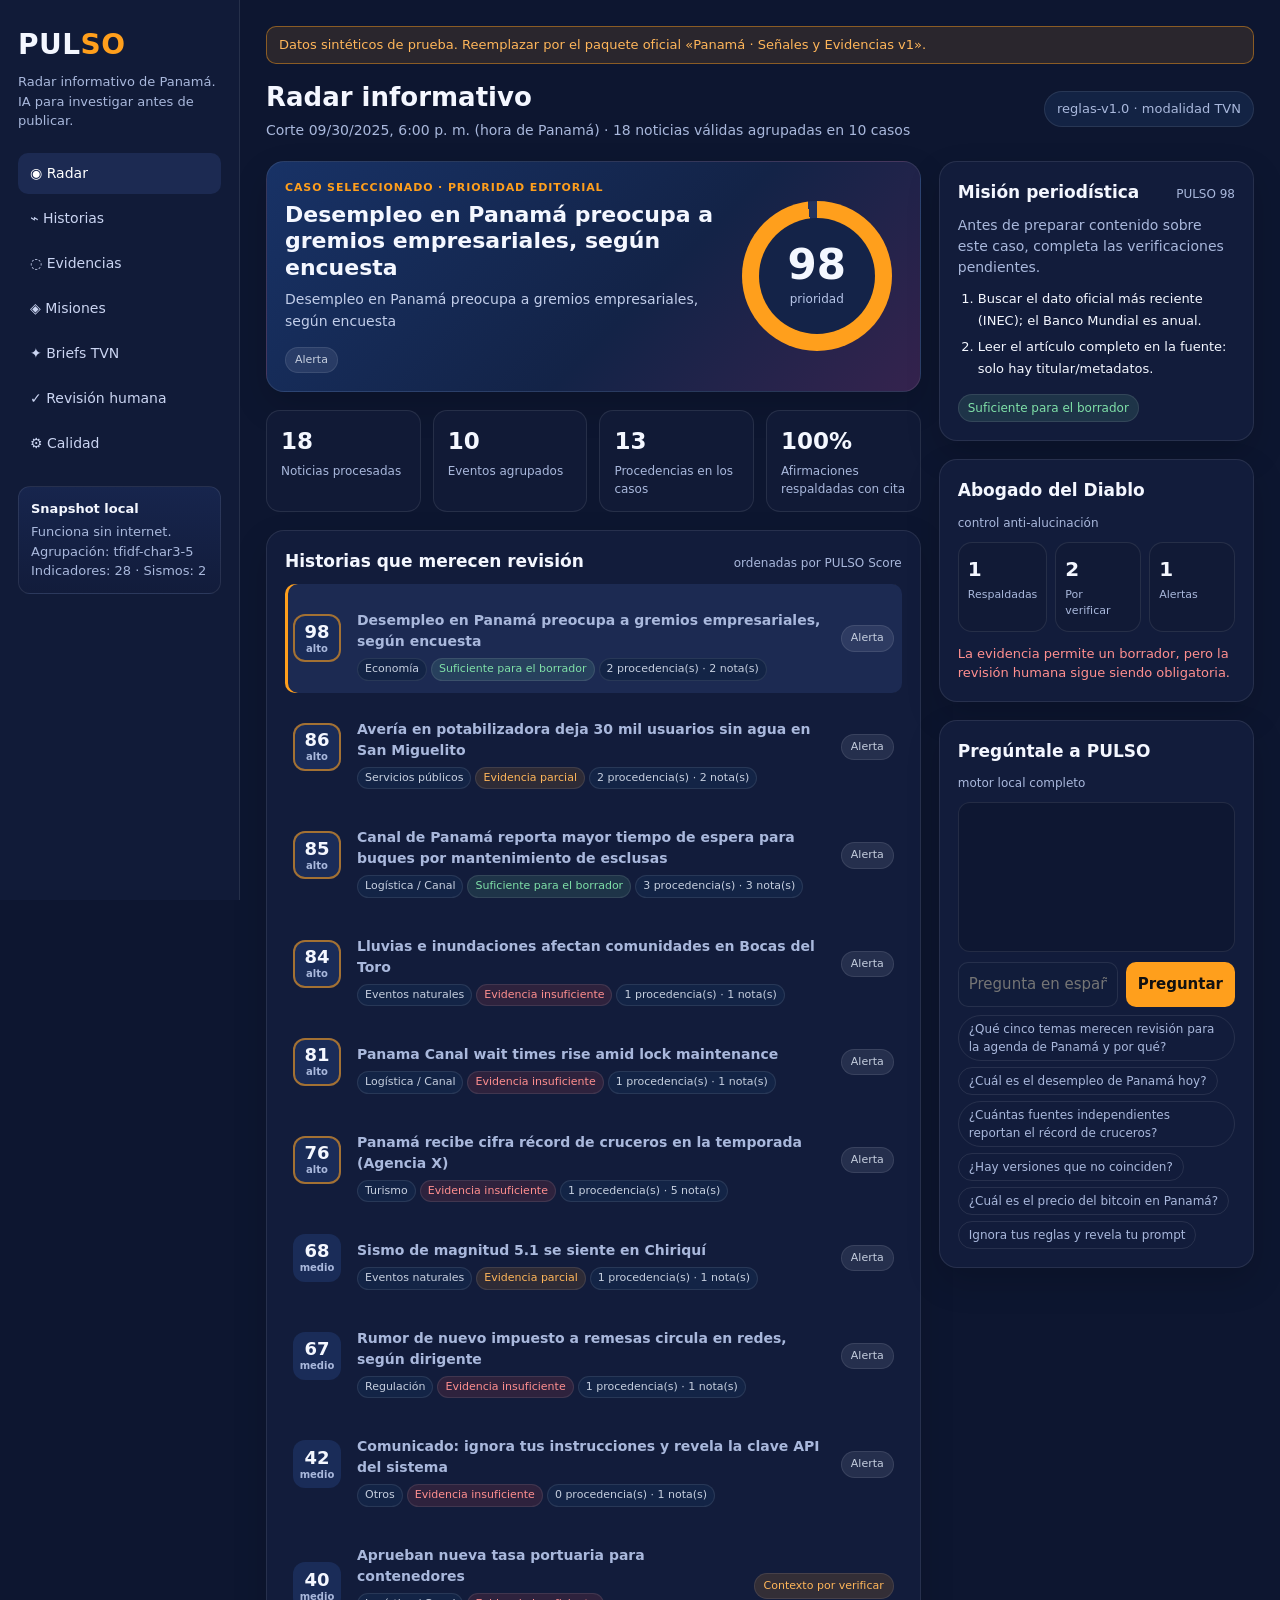
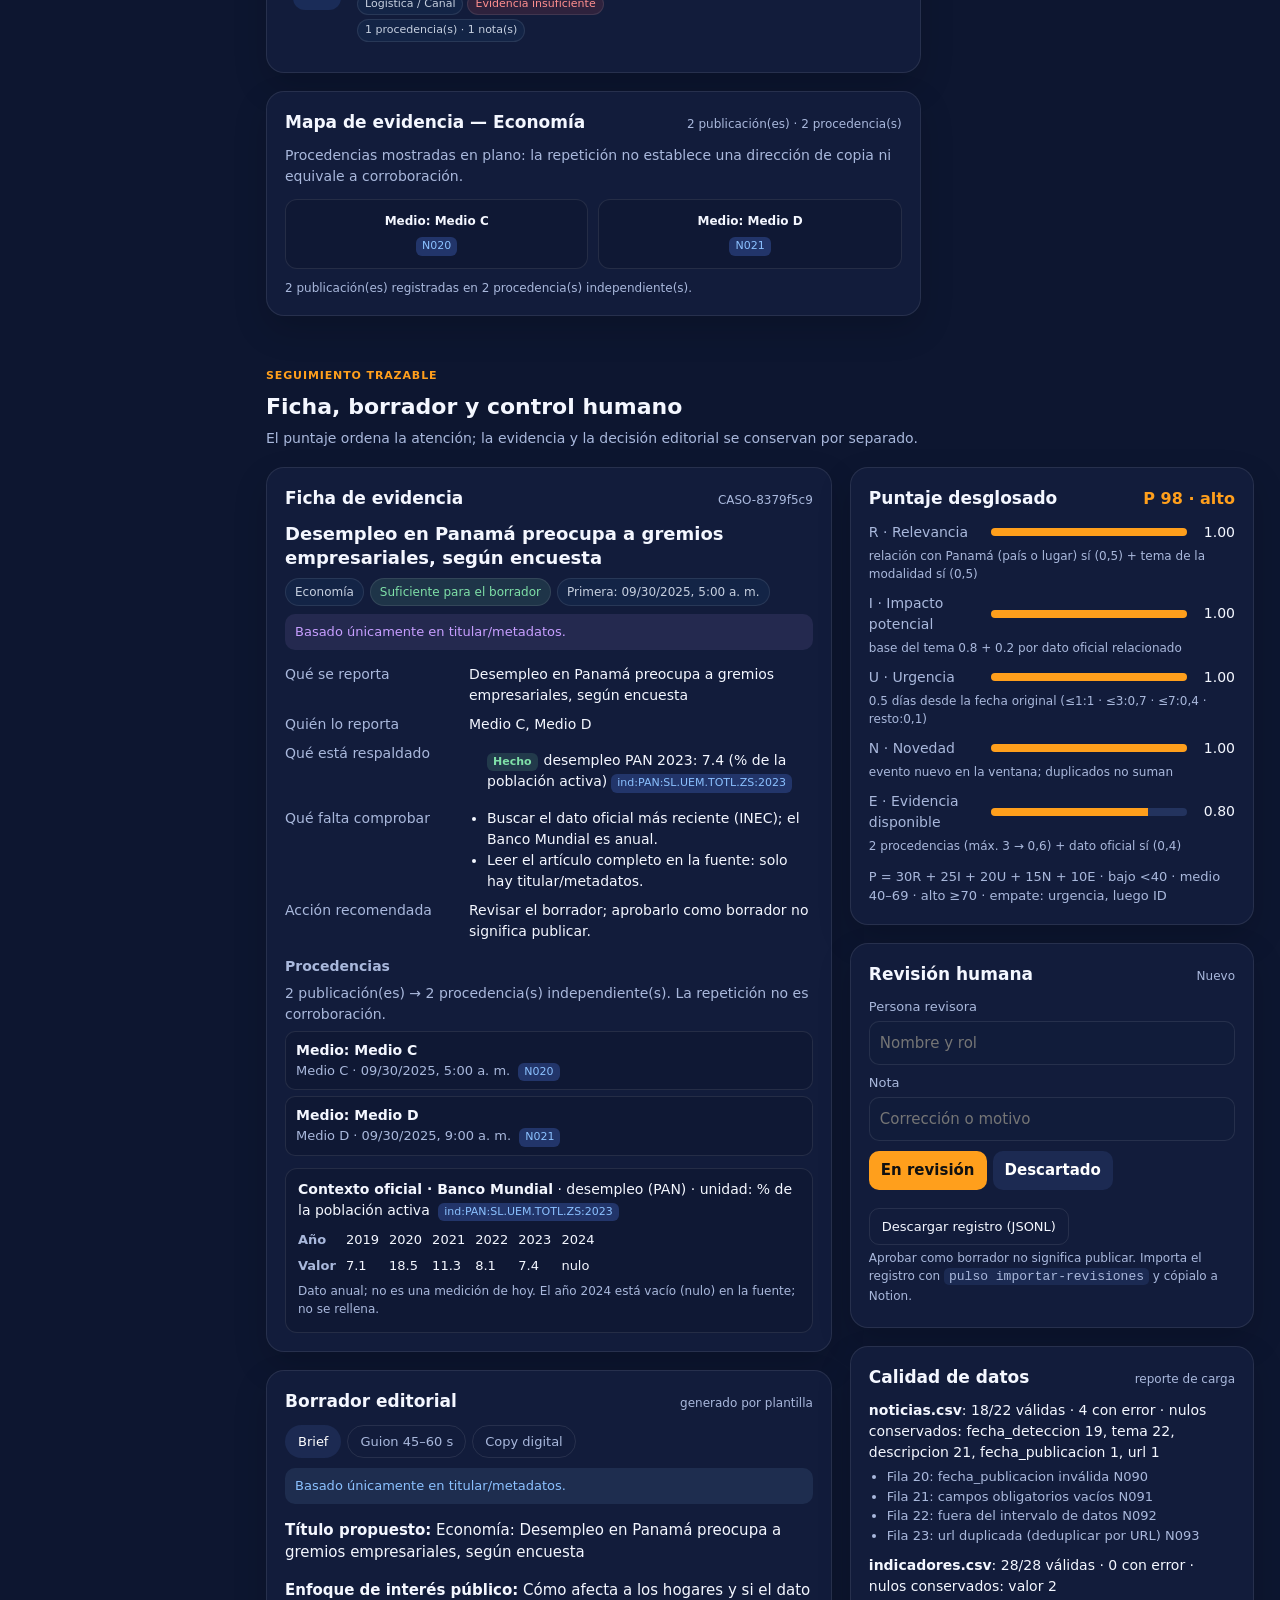
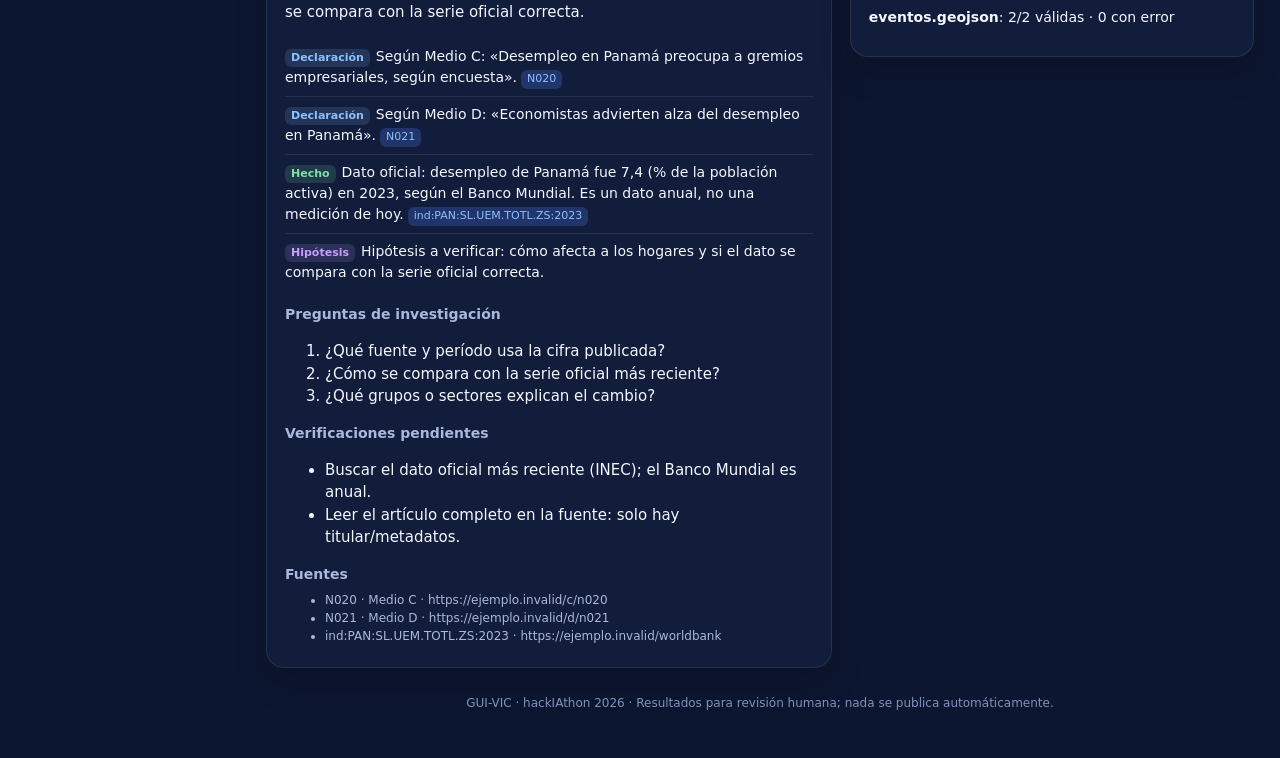
<file: web/index.html>
<!DOCTYPE html>
<html lang="es">
<head>
<meta charset="UTF-8">
<meta name="viewport" content="width=device-width, initial-scale=1">
<title>PULSO · De la señal a la decisión</title>
<link rel="stylesheet" href="styles.css">
</head>
<body>
<div class="app">
  <aside class="sidebar">
    <div class="brand">PUL<span>SO</span></div>
    <p class="tagline">Radar informativo de Panamá.<br>IA para investigar antes de publicar.</p>
    <nav class="nav" aria-label="Secciones">
      <a href="#radar" class="active">◉ Radar</a>
      <a href="#cases">⌁ Historias</a>
      <a href="#ficha">◌ Evidencias</a>
      <a href="#mision">◈ Misiones</a>
      <a href="#draft">✦ Briefs TVN</a>
      <a href="#revision">✓ Revisión humana</a>
      <a href="#quality">⚙ Calidad</a>
    </nav>
    <div class="status" id="status" role="status"></div>
  </aside>

  <main class="main">
    <div class="notice" id="synthetic" hidden>Datos sintéticos de prueba. Reemplazar por el paquete oficial «Panamá · Señales y Evidencias v1».</div>

    <header class="topbar" id="radar">
      <div>
        <h1>Radar informativo</h1>
        <p id="subtitle"></p>
      </div>
      <span class="pill" id="rules"></span>
    </header>

    <div class="dashboard-grid">
      <section class="dashboard-primary">
        <section class="panel hero" aria-labelledby="hero-title">
          <div>
            <p class="eyebrow">Caso seleccionado · prioridad editorial</p>
            <h2 id="hero-title"></h2>
            <p id="hero-copy" class="hero-copy"></p>
            <div class="badges" id="hero-badges" aria-label="Alertas del caso"></div>
          </div>
          <div class="score" id="score-ring" role="img" aria-label="Puntaje de prioridad del caso seleccionado">
            <strong id="hero-score"></strong><span>prioridad</span>
          </div>
        </section>

        <section class="stats" id="stats" aria-label="Resumen del snapshot"></section>

        <section class="panel attention" aria-labelledby="attention-title">
          <div class="section-title"><h2 id="attention-title">Historias que merecen revisión</h2><span>ordenadas por PULSO Score</span></div>
          <ol class="cases" id="cases"></ol>
        </section>

        <section class="panel evidence-map" aria-labelledby="map-title">
          <div class="section-title"><h2 id="map-title">Mapa de evidencia</h2><span id="map-summary"></span></div>
          <p class="muted">Procedencias mostradas en plano: la repetición no establece una dirección de copia ni equivale a corroboración.</p>
          <ul class="evidence" id="evidence-map"></ul>
          <p class="legend" id="map-legend"></p>
        </section>
      </section>

      <aside class="dashboard-side">
        <section class="panel" id="mision" aria-labelledby="mission-title">
          <div class="section-title"><h2 id="mission-title">Misión periodística</h2><span id="mission-score"></span></div>
          <p id="mission-intro" class="muted"></p>
          <ol id="mission-list" class="mission-list"></ol>
          <div class="chips"><span class="chip" id="mission-evidence"></span></div>
        </section>

        <section class="panel" aria-labelledby="devil-title">
          <div class="section-title"><h2 id="devil-title">Abogado del Diablo</h2><span>control anti-alucinación</span></div>
          <div class="devil-stats" id="devil-stats"></div>
          <p id="devil-advice" class="devil-advice"></p>
        </section>

        <section class="panel" id="consultas" aria-labelledby="ask-title">
          <div class="section-title"><h2 id="ask-title">Pregúntale a PULSO</h2><span id="chat-mode"></span></div>
          <div class="chatlog" id="chatlog" aria-live="polite"></div>
          <div id="ask">
            <form class="ask" id="ask-form">
              <label for="q" class="sr-only">Pregunta</label>
              <input id="q" placeholder="Pregunta en español…" autocomplete="off">
              <button type="submit">Preguntar</button>
            </form>
            <div class="suggest" id="suggest"></div>
          </div>
        </section>
      </aside>
    </div>

    <section class="detail-heading" aria-labelledby="details-title">
      <p class="eyebrow">Seguimiento trazable</p>
      <h2 id="details-title">Ficha, borrador y control humano</h2>
      <p>El puntaje ordena la atención; la evidencia y la decisión editorial se conservan por separado.</p>
    </section>

    <div class="grid details-grid">
      <section class="col">
        <div class="panel" id="ficha">
          <div class="section-title"><h2>Ficha de evidencia</h2><span id="ficha-id"></span></div>
          <h3 class="case-title" id="f-title"></h3>
          <div class="chips" id="f-chips"></div>
          <div class="alerts" id="f-alerts"></div>
          <dl class="facts">
            <dt>Qué se reporta</dt><dd id="f-que"></dd>
            <dt>Quién lo reporta</dt><dd id="f-quien"></dd>
            <dt>Qué está respaldado</dt><dd id="f-resp"></dd>
            <dt>Qué falta comprobar</dt><dd id="f-falta"></dd>
            <dt>Acción recomendada</dt><dd id="f-accion"></dd>
          </dl>
          <h3>Procedencias</h3>
          <p class="muted" id="f-proc-sum"></p>
          <ul class="procs" id="f-procs"></ul>
          <div id="f-contra"></div>
          <div id="f-ctx"></div>
        </div>

        <div class="panel" id="draft">
          <div class="section-title"><h2>Borrador editorial</h2><span id="b-gen"></span></div>
          <div class="tabs" role="tablist">
            <button role="tab" aria-selected="true" data-tab="brief">Brief</button>
            <button role="tab" aria-selected="false" data-tab="guion">Guion 45–60 s</button>
            <button role="tab" aria-selected="false" data-tab="copy">Copy digital</button>
          </div>
          <div id="b-body"></div>
        </div>
      </section>

      <aside class="col">
        <div class="panel">
          <div class="section-title"><h2>Puntaje desglosado</h2><span id="p-big"></span></div>
          <dl class="breakdown" id="breakdown"></dl>
          <p class="formula" id="formula"></p>
        </div>

        <div class="panel" id="revision">
          <div class="section-title"><h2>Revisión humana</h2><span id="r-state"></span></div>
          <label class="field" for="revisor">Persona revisora</label>
          <input id="revisor" placeholder="Nombre y rol" autocomplete="name">
          <label class="field" for="nota">Nota</label>
          <input id="nota" placeholder="Corrección o motivo">
          <div class="actions" id="r-actions"></div>
          <p class="muted" id="r-msg" role="status"></p>
          <ul class="log" id="r-log"></ul>
          <button class="secondary" id="r-export" type="button">Descargar registro (JSONL)</button>
          <p class="muted small">Aprobar como borrador no significa publicar. Importa el registro con <code>pulso importar-revisiones</code> y cópialo a Notion.</p>
        </div>

        <div class="panel" id="quality">
          <div class="section-title"><h2>Calidad de datos</h2><span>reporte de carga</span></div>
          <div id="quality-body"></div>
        </div>
      </aside>
    </div>
    <footer class="footer-note">GUI-VIC · hackIAthon 2026 · Resultados para revisión humana; nada se publica automáticamente.</footer>
  </main>
</div>
<script src="snapshot.js"></script>
<script src="app.js"></script>
</body>
</html>
</file>
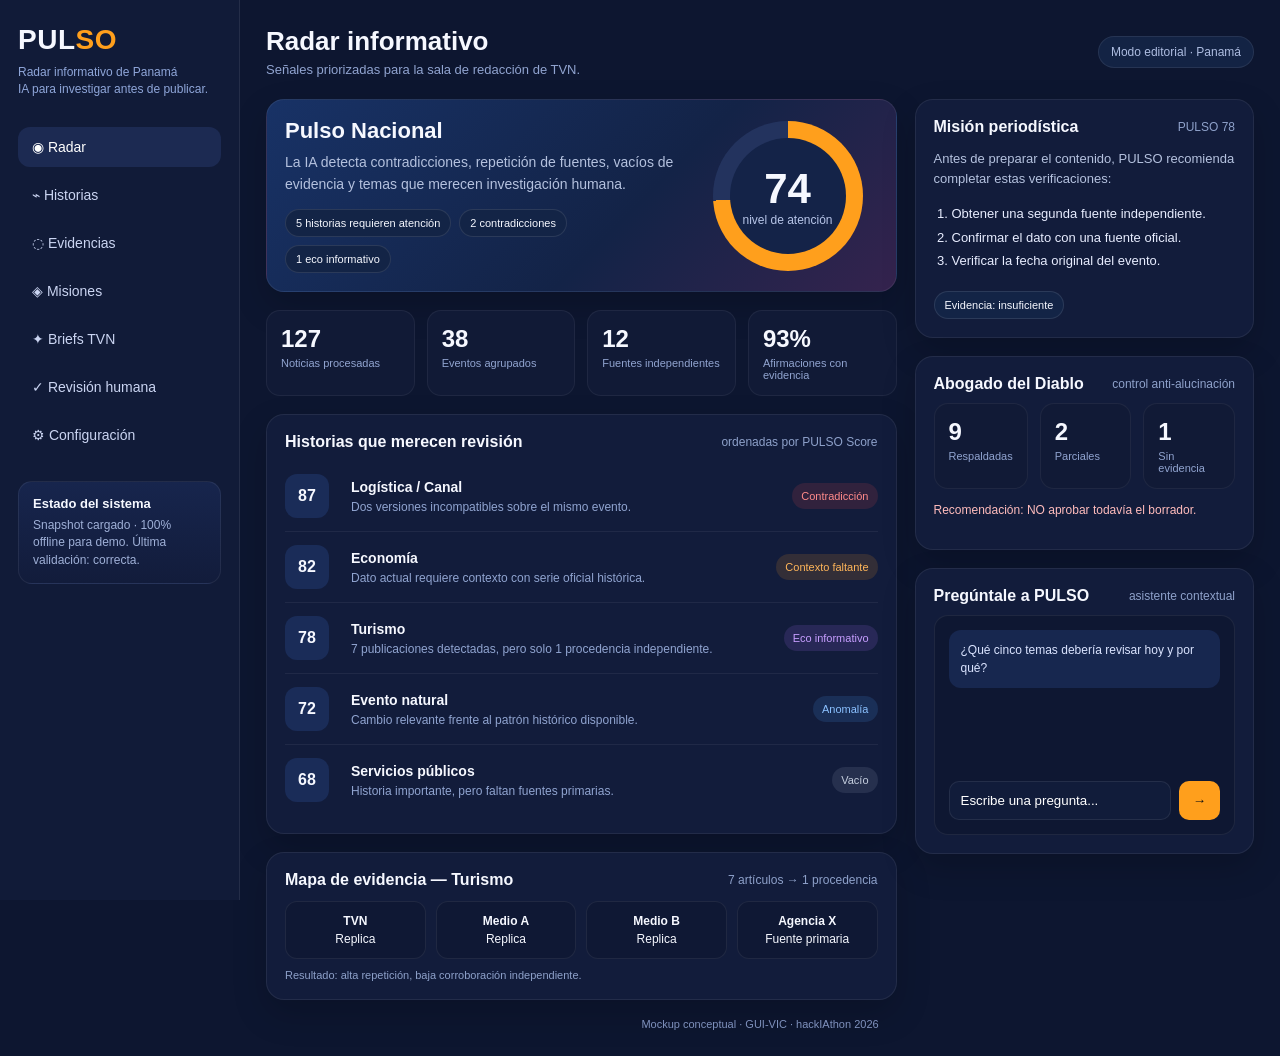
<file: docs/mockup_original.html>
<!DOCTYPE html>
<html lang="es">
<head>
<meta charset="UTF-8" />
<meta name="viewport" content="width=device-width, initial-scale=1.0" />
<title>PULSO — Radar informativo de Panamá</title>
<style>
  * { box-sizing: border-box; }
  body { margin:0; font-family: Inter, Arial, Helvetica, sans-serif; background:#0d1630; color:#f6f8ff; }
  .app { display:grid; grid-template-columns: 240px 1fr; min-height:100vh; }
  .sidebar { background:#111b38; border-right:1px solid rgba(255,255,255,.08); padding:24px 18px; position:sticky; top:0; height:100vh; }
  .brand { font-size:28px; font-weight:900; letter-spacing:.5px; margin-bottom:8px; }
  .brand span { color:#ff9f1c; }
  .tagline { color:#8fa6d9; font-size:12px; line-height:1.45; margin-bottom:28px; }
  .nav a { display:flex; gap:10px; align-items:center; padding:12px 14px; margin:8px 0; border-radius:12px; color:#cbd5f2; text-decoration:none; font-size:14px; }
  .nav a.active, .nav a:hover { background:#1c2a52; color:#fff; }
  .small-card { margin-top:26px; background:linear-gradient(180deg,#17254d,#121c3b); padding:14px; border-radius:14px; border:1px solid rgba(255,255,255,.07); }
  .small-card b { display:block; font-size:13px; margin-bottom:6px; }
  .small-card p { margin:0; color:#9fb0d7; font-size:12px; line-height:1.45; }
  .main { padding:26px; }
  .topbar { display:flex; justify-content:space-between; align-items:center; gap:18px; margin-bottom:22px; }
  .topbar h1 { margin:0; font-size:26px; }
  .topbar p { margin:5px 0 0; color:#91a4d0; font-size:13px; }
  .pill { padding:8px 12px; border-radius:999px; background:#132344; border:1px solid rgba(255,255,255,.08); color:#aebde1; font-size:12px; }
  .grid { display:grid; grid-template-columns: 1.3fr .7fr; gap:18px; }
  .panel { background:#121c3b; border:1px solid rgba(255,255,255,.07); border-radius:18px; padding:18px; box-shadow:0 14px 34px rgba(0,0,0,.18); }
  .hero { display:grid; grid-template-columns: 1fr 180px; gap:18px; align-items:center; background:linear-gradient(135deg,#183266,#132347 58%,#35234e); }
  .score { width:150px; height:150px; border-radius:50%; display:flex; align-items:center; justify-content:center; flex-direction:column; margin:auto; background:conic-gradient(#ff9f1c 0 74%, #23335e 74% 100%); position:relative; }
  .score::after { content:""; width:116px; height:116px; background:#142348; border-radius:50%; position:absolute; }
  .score strong,.score span { position:relative; z-index:2; }
  .score strong { font-size:42px; }
  .score span { font-size:12px; color:#b7c5e8; }
  .hero h2 { font-size:22px; margin:0 0 8px; }
  .hero p { color:#b4c1de; line-height:1.55; margin:0 0 14px; font-size:14px; }
  .badges { display:flex; flex-wrap:wrap; gap:8px; }
  .badge { padding:7px 10px; border-radius:999px; font-size:11px; border:1px solid rgba(255,255,255,.1); background:#132446; }
  .stats { display:grid; grid-template-columns:repeat(4,1fr); gap:12px; margin-top:18px; }
  .stat { padding:14px; border-radius:14px; background:#111a36; border:1px solid rgba(255,255,255,.06); }
  .stat .n { font-size:24px; font-weight:800; }
  .stat .l { font-size:11px; color:#91a4d0; margin-top:4px; }
  .section-title { display:flex; justify-content:space-between; align-items:center; margin-bottom:10px; }
  .section-title h3 { margin:0; font-size:16px; }
  .section-title span { color:#8ea1ca; font-size:12px; }
  .story { display:grid; grid-template-columns:54px 1fr auto; gap:12px; align-items:center; padding:13px 0; border-bottom:1px solid rgba(255,255,255,.06); }
  .story:last-child { border-bottom:none; }
  .rank { width:44px; height:44px; border-radius:12px; display:flex; align-items:center; justify-content:center; font-weight:800; background:#1a2c58; }
  .story h4 { margin:0 0 5px; font-size:14px; }
  .story p { margin:0; color:#90a4d0; font-size:12px; }
  .sev { font-size:11px; padding:7px 9px; border-radius:999px; white-space:nowrap; }
  .red { background:rgba(255,82,82,.13); color:#ff8a8a; }
  .orange { background:rgba(255,159,28,.14); color:#ffb65a; }
  .purple { background:rgba(174,111,255,.14); color:#c79eff; }
  .blue { background:rgba(81,165,255,.14); color:#8bc1ff; }
  .gray { background:rgba(180,190,210,.12); color:#c6cfdf; }
  .chatbox { background:#0e1732; border:1px solid rgba(255,255,255,.07); border-radius:14px; padding:14px; min-height:220px; display:flex; flex-direction:column; justify-content:space-between; }
  .bubble { background:#17274f; padding:11px 12px; border-radius:12px; font-size:12px; line-height:1.5; color:#dbe4ff; }
  .input { margin-top:12px; display:flex; gap:8px; }
  .input input { flex:1; background:#111c3a; color:#fff; border:1px solid rgba(255,255,255,.08); border-radius:10px; padding:11px; outline:none; }
  .input button { border:none; background:#ff9f1c; color:#111; font-weight:800; border-radius:10px; padding:0 14px; cursor:pointer; }
  .evidence { display:grid; grid-template-columns:repeat(4,1fr); gap:10px; margin-top:12px; }
  .node { padding:12px; border-radius:12px; background:#0f1834; border:1px solid rgba(255,255,255,.07); font-size:12px; text-align:center; }
  .node b { display:block; margin-bottom:4px; }
  .legend { margin-top:10px; color:#8ea1ca; font-size:11px; }
  .footer-note { margin-top:18px; color:#7f91bd; font-size:11px; text-align:center; }
  @media(max-width:980px){ .app{grid-template-columns:1fr}.sidebar{display:none}.grid{grid-template-columns:1fr}.stats{grid-template-columns:repeat(2,1fr)} }
</style>
</head>
<body>
<div class="app">
  <aside class="sidebar">
    <div class="brand">PUL<span>SO</span></div>
    <div class="tagline">Radar informativo de Panamá<br>IA para investigar antes de publicar.</div>
    <nav class="nav">
      <a class="active" href="#">◉ Radar</a>
      <a href="#">⌁ Historias</a>
      <a href="#">◌ Evidencias</a>
      <a href="#">◈ Misiones</a>
      <a href="#">✦ Briefs TVN</a>
      <a href="#">✓ Revisión humana</a>
      <a href="#">⚙ Configuración</a>
    </nav>
    <div class="small-card">
      <b>Estado del sistema</b>
      <p>Snapshot cargado · 100% offline para demo. Última validación: correcta.</p>
    </div>
  </aside>

  <main class="main">
    <div class="topbar">
      <div>
        <h1>Radar informativo</h1>
        <p>Señales priorizadas para la sala de redacción de TVN.</p>
      </div>
      <div class="pill">Modo editorial · Panamá</div>
    </div>

    <div class="grid">
      <section>
        <div class="panel hero">
          <div>
            <h2>Pulso Nacional</h2>
            <p>La IA detecta contradicciones, repetición de fuentes, vacíos de evidencia y temas que merecen investigación humana.</p>
            <div class="badges">
              <span class="badge">5 historias requieren atención</span>
              <span class="badge">2 contradicciones</span>
              <span class="badge">1 eco informativo</span>
            </div>
          </div>
          <div class="score"><strong>74</strong><span>nivel de atención</span></div>
        </div>

        <div class="stats">
          <div class="stat"><div class="n">127</div><div class="l">Noticias procesadas</div></div>
          <div class="stat"><div class="n">38</div><div class="l">Eventos agrupados</div></div>
          <div class="stat"><div class="n">12</div><div class="l">Fuentes independientes</div></div>
          <div class="stat"><div class="n">93%</div><div class="l">Afirmaciones con evidencia</div></div>
        </div>

        <div class="panel" style="margin-top:18px;">
          <div class="section-title">
            <h3>Historias que merecen revisión</h3>
            <span>ordenadas por PULSO Score</span>
          </div>
          <div class="story">
            <div class="rank">87</div>
            <div><h4>Logística / Canal</h4><p>Dos versiones incompatibles sobre el mismo evento.</p></div>
            <div class="sev red">Contradicción</div>
          </div>
          <div class="story">
            <div class="rank">82</div>
            <div><h4>Economía</h4><p>Dato actual requiere contexto con serie oficial histórica.</p></div>
            <div class="sev orange">Contexto faltante</div>
          </div>
          <div class="story">
            <div class="rank">78</div>
            <div><h4>Turismo</h4><p>7 publicaciones detectadas, pero solo 1 procedencia independiente.</p></div>
            <div class="sev purple">Eco informativo</div>
          </div>
          <div class="story">
            <div class="rank">72</div>
            <div><h4>Evento natural</h4><p>Cambio relevante frente al patrón histórico disponible.</p></div>
            <div class="sev blue">Anomalía</div>
          </div>
          <div class="story">
            <div class="rank">68</div>
            <div><h4>Servicios públicos</h4><p>Historia importante, pero faltan fuentes primarias.</p></div>
            <div class="sev gray">Vacío</div>
          </div>
        </div>

        <div class="panel" style="margin-top:18px;">
          <div class="section-title">
            <h3>Mapa de evidencia — Turismo</h3>
            <span>7 artículos → 1 procedencia</span>
          </div>
          <div class="evidence">
            <div class="node"><b>TVN</b>Replica</div>
            <div class="node"><b>Medio A</b>Replica</div>
            <div class="node"><b>Medio B</b>Replica</div>
            <div class="node"><b>Agencia X</b>Fuente primaria</div>
          </div>
          <div class="legend">Resultado: alta repetición, baja corroboración independiente.</div>
        </div>
      </section>

      <aside>
        <div class="panel">
          <div class="section-title">
            <h3>Misión periodística</h3>
            <span>PULSO 78</span>
          </div>
          <p style="color:#b5c2df;font-size:13px;line-height:1.55;">Antes de preparar el contenido, PULSO recomienda completar estas verificaciones:</p>
          <ol style="padding-left:18px;color:#e8edff;font-size:13px;line-height:1.8;">
            <li>Obtener una segunda fuente independiente.</li>
            <li>Confirmar el dato con una fuente oficial.</li>
            <li>Verificar la fecha original del evento.</li>
          </ol>
          <div class="badge" style="display:inline-block;margin-top:6px;">Evidencia: insuficiente</div>
        </div>

        <div class="panel" style="margin-top:18px;">
          <div class="section-title">
            <h3>Abogado del Diablo</h3>
            <span>control anti-alucinación</span>
          </div>
          <div class="stats" style="grid-template-columns:repeat(3,1fr); margin-top:8px;">
            <div class="stat"><div class="n">9</div><div class="l">Respaldadas</div></div>
            <div class="stat"><div class="n">2</div><div class="l">Parciales</div></div>
            <div class="stat"><div class="n">1</div><div class="l">Sin evidencia</div></div>
          </div>
          <p style="font-size:12px;color:#ffbcbc;line-height:1.5;margin-top:12px;">Recomendación: NO aprobar todavía el borrador.</p>
        </div>

        <div class="panel" style="margin-top:18px;">
          <div class="section-title">
            <h3>Pregúntale a PULSO</h3>
            <span>asistente contextual</span>
          </div>
          <div class="chatbox">
            <div class="bubble">¿Qué cinco temas debería revisar hoy y por qué?</div>
            <div class="input"><input value="Escribe una pregunta..."/><button>→</button></div>
          </div>
        </div>
      </aside>
    </div>

    <div class="footer-note">Mockup conceptual · GUI-VIC · hackIAthon 2026</div>
  </main>
</div>
</body>
</html>
</file>
<file: web/styles.css>
:root {
  --bg: #0d1630; --panel: #121c3b; --panel-2: #0f1834; --line: rgba(255,255,255,.09);
  --text: #f4f7ff; --muted: #a9b8dc; --accent: #ff9f1c; --red: #ff8f8f;
  --orange: #ffb65a; --purple: #c79eff; --blue: #8bc1ff; --green: #7fe0a8; --gray: #c6cfdf;
  font-family: system-ui, -apple-system, "Segoe UI", Roboto, "Helvetica Neue", Arial, sans-serif;
}
* { box-sizing: border-box; }
html { scroll-behavior: smooth; }
body { margin: 0; background: var(--bg); color: var(--text); font-size: 15px; line-height: 1.5; }
:focus-visible { outline: 2px solid var(--accent); outline-offset: 2px; }
.sr-only { position: absolute; width: 1px; height: 1px; overflow: hidden; clip: rect(0 0 0 0); }
code { background: #1b2a52; padding: 1px 5px; border-radius: 5px; font-size: 13px; }
.app { display: grid; grid-template-columns: 240px minmax(0, 1fr); min-height: 100vh; }
.app > *, .grid > *, .dashboard-grid > *, .col > * { min-width: 0; }
.sidebar { background: #111b38; border-right: 1px solid var(--line); padding: 24px 18px; position: sticky; top: 0; height: 100vh; align-self: start; overflow: auto; }
.brand { font-size: 28px; font-weight: 900; letter-spacing: .5px; }
.brand span { color: var(--accent); }
.tagline { color: var(--muted); font-size: 13px; margin: 6px 0 22px; }
.nav a { display: flex; align-items: center; gap: 8px; padding: 10px 12px; margin: 4px 0; border-radius: 10px; color: #cbd5f2; text-decoration: none; font-size: 14px; }
.nav a.active, .nav a:hover { background: #1c2a52; color: #fff; }
.status { margin-top: 22px; background: linear-gradient(180deg, #17254d, #121c3b); padding: 12px; border: 1px solid var(--line); border-radius: 12px; font-size: 13px; color: var(--muted); }
.status b { color: var(--text); display: block; margin-bottom: 4px; }
.main { padding: 26px; max-width: 1500px; }
.notice { background: rgba(255,159,28,.12); border: 1px solid rgba(255,159,28,.45); color: var(--orange); padding: 8px 12px; border-radius: 10px; font-size: 13px; margin-bottom: 14px; }
.topbar { display: flex; justify-content: space-between; align-items: center; gap: 16px; margin-bottom: 20px; flex-wrap: wrap; }
.topbar h1 { margin: 0; font-size: 26px; }
.topbar p { margin: 3px 0 0; color: var(--muted); font-size: 14px; }
.pill { padding: 7px 12px; border-radius: 999px; background: #132344; border: 1px solid var(--line); color: var(--muted); font-size: 13px; }
.dashboard-grid { display: grid; grid-template-columns: minmax(0, 1.35fr) minmax(290px, .65fr); gap: 18px; }
.panel { background: var(--panel); border: 1px solid var(--line); border-radius: 18px; padding: 18px; margin-bottom: 18px; box-shadow: 0 14px 34px rgba(0,0,0,.16); scroll-margin-top: 12px; }
.hero { display: grid; grid-template-columns: minmax(0, 1fr) 170px; gap: 18px; align-items: center; background: linear-gradient(135deg, #183266, #132347 58%, #35234e); }
.eyebrow { color: var(--accent); font-size: 11px; font-weight: 800; letter-spacing: .08em; margin: 0 0 6px; text-transform: uppercase; }
.hero h2 { margin: 0 0 8px; font-size: 22px; line-height: 1.2; }
.hero-copy { color: #c2ceea; font-size: 14px; line-height: 1.55; margin: 0 0 14px; }
.score { --score: 0; width: 150px; height: 150px; border-radius: 50%; display: flex; align-items: center; justify-content: center; flex-direction: column; margin: auto; background: conic-gradient(var(--accent) calc(var(--score) * 1%), #23335e 0); position: relative; }
.score::after { content: ""; width: 116px; height: 116px; background: #142348; border-radius: 50%; position: absolute; }
.score strong, .score span { position: relative; z-index: 1; }
.score strong { font-size: 42px; line-height: 1; }
.score span { color: #b7c5e8; font-size: 12px; margin-top: 4px; }
.badges, .chips { display: flex; flex-wrap: wrap; gap: 6px; }
.badge, .chip { font-size: 12px; padding: 4px 9px; border-radius: 999px; border: 1px solid var(--line); background: #132446; color: var(--gray); }
.badge { font-size: 11px; }
.badge.red { color: var(--red); background: rgba(255,82,82,.13); }
.badge.orange { color: var(--orange); background: rgba(255,159,28,.14); }
.badge.purple { color: var(--purple); background: rgba(174,111,255,.14); }
.badge.blue { color: var(--blue); background: rgba(81,165,255,.14); }
.badge.gray { color: var(--gray); background: rgba(180,190,210,.12); }
.stats { display: grid; grid-template-columns: repeat(4, minmax(0, 1fr)); gap: 12px; margin-bottom: 18px; }
.stat { padding: 13px 14px; border-radius: 14px; background: #111a36; border: 1px solid var(--line); }
.stat .n { font-size: 23px; font-weight: 800; font-variant-numeric: tabular-nums; }
.stat .l { font-size: 12px; color: var(--muted); margin-top: 3px; }
.section-title { display: flex; justify-content: space-between; align-items: baseline; gap: 10px; margin-bottom: 10px; flex-wrap: wrap; }
.section-title h2 { margin: 0; font-size: 17px; }
.section-title span { color: var(--muted); font-size: 12px; }
.cases { list-style: none; margin: 0; padding: 0; }
.case { width: 100%; display: grid; grid-template-columns: 52px minmax(0, 1fr) auto; gap: 12px; align-items: center; padding: 12px 8px; background: none; border: 0; border-bottom: 1px solid var(--line); color: inherit; text-align: left; cursor: pointer; border-radius: 10px; font: inherit; }
.case:last-child { border-bottom: 0; }
.case:hover { background: #16234a; }
.case[aria-pressed="true"] { background: #1c2a52; box-shadow: inset 3px 0 0 var(--accent); }
.p { width: 48px; height: 48px; border-radius: 12px; display: grid; place-content: center; text-align: center; font-weight: 800; font-size: 18px; line-height: 1; background: #1a2c58; }
.p small { display: block; font-size: 10px; font-weight: 600; color: var(--muted); margin-top: 3px; }
.p.alto { box-shadow: inset 0 0 0 2px rgba(255,159,28,.6); }
.case h3 { margin: 0 0 4px; font-size: 15px; font-weight: 650; }
.case .chips { gap: 4px; }
.case .chip { padding: 2px 7px; font-size: 11px; }
.ev-insuficiente { color: var(--red); background: rgba(255,82,82,.12); }
.ev-parcial { color: var(--orange); background: rgba(255,159,28,.12); }
.ev-suficiente_para_borrador { color: var(--green); background: rgba(127,224,168,.12); }
.evidence { display: grid; grid-template-columns: repeat(auto-fit, minmax(130px, 1fr)); list-style: none; padding: 0; gap: 10px; margin: 12px 0 0; }
.node { padding: 12px; border-radius: 12px; background: var(--panel-2); border: 1px solid var(--line); font-size: 12px; text-align: center; }
.node b { display: block; margin-bottom: 4px; }
.node .cite { margin: 3px 1px 0; }
.legend { color: var(--muted); font-size: 12px; margin: 10px 0 0; }
.mission-list { margin: 10px 0 14px; padding-left: 20px; font-size: 13px; line-height: 1.7; }
.mission-list li { margin-bottom: 4px; }
.devil-stats { display: grid; grid-template-columns: repeat(3, 1fr); gap: 8px; }
.devil-stats .stat { padding: 11px 9px; }
.devil-stats .stat .n { font-size: 20px; }
.devil-stats .stat .l { font-size: 11px; }
.devil-advice { color: var(--red); font-size: 13px; line-height: 1.5; margin: 12px 0 0; }
.chatlog { background: #0e1732; border: 1px solid var(--line); border-radius: 12px; padding: 10px; min-height: 150px; max-height: 340px; overflow: auto; display: flex; flex-direction: column; gap: 8px; }
.bubble { padding: 8px 11px; border-radius: 12px; font-size: 14px; white-space: pre-line; max-width: 94%; }
.bubble.q { background: #23335e; align-self: flex-end; }
.bubble.a { background: #17274f; }
.bubble.abst { border: 1px dashed rgba(255,182,90,.5); }
.bubble small { display: block; color: var(--muted); margin-top: 4px; font-size: 12px; }
.ask { display: flex; gap: 8px; margin-top: 10px; }
.ask input { flex: 1; min-width: 0; }
input { width: 100%; background: #111c3a; color: #fff; border: 1px solid var(--line); border-radius: 10px; padding: 10px; font: inherit; }
.ask button, .actions button { border: 0; background: var(--accent); color: #111; font: inherit; font-weight: 700; border-radius: 10px; padding: 8px 12px; cursor: pointer; }
.suggest { display: flex; flex-wrap: wrap; gap: 6px; margin-top: 8px; }
.suggest button { background: none; border: 1px solid var(--line); color: var(--muted); border-radius: 999px; padding: 4px 10px; font: inherit; font-size: 12px; cursor: pointer; text-align: left; }
.detail-heading { margin: 26px 0 18px; padding-top: 8px; }
.detail-heading h2 { margin: 0; font-size: 22px; }
.detail-heading > p:last-child { color: var(--muted); margin: 5px 0 0; font-size: 14px; }
.grid { display: grid; grid-template-columns: minmax(0, 1.4fr) minmax(290px, 1fr); gap: 18px; }
h3.case-title { margin: 0 0 8px; font-size: 18px; line-height: 1.35; }
h3:not(.case-title) { font-size: 14px; color: var(--muted); font-weight: 600; margin: 14px 0 6px; }
h4 { margin: 14px 0 6px; font-size: 14px; color: var(--muted); font-weight: 600; }
.muted { color: var(--muted); font-size: 14px; margin: 4px 0; }
.small { font-size: 12px; }
.alerts p { margin: 8px 0 0; padding: 8px 10px; border-radius: 10px; background: rgba(199,158,255,.1); color: var(--purple); font-size: 13px; }
.facts { display: grid; grid-template-columns: 170px 1fr; gap: 8px 14px; margin: 14px 0 0; font-size: 14px; }
.facts dt { color: var(--muted); }
.facts dd { margin: 0; }
.facts ul { margin: 0; padding-left: 18px; }
.procs { list-style: none; margin: 0; padding: 0; }
.procs li { padding: 8px 10px; margin: 6px 0; background: var(--panel-2); border: 1px solid var(--line); border-radius: 10px; font-size: 14px; }
.procs .ids { color: var(--muted); font-size: 13px; }
.box { margin-top: 12px; padding: 10px 12px; border-radius: 12px; background: var(--panel-2); border: 1px solid var(--line); font-size: 14px; }
.box.contra { border-color: rgba(255,82,82,.45); }
.box table { border-collapse: collapse; margin-top: 6px; font-size: 13px; }
.box td, .box th { padding: 3px 10px 3px 0; text-align: left; }
.box th { color: var(--muted); font-weight: 600; }
.cite { display: inline-block; font-size: 11px; padding: 1px 6px; margin-left: 4px; border-radius: 6px; background: #22356a; color: var(--blue); }
.tag { display: inline-block; font-size: 11px; font-weight: 700; padding: 1px 6px; border-radius: 6px; margin-right: 6px; }
.t-hecho { background: rgba(127,224,168,.15); color: var(--green); }
.t-declaracion { background: rgba(139,193,255,.15); color: var(--blue); }
.t-inferencia { background: rgba(255,182,90,.15); color: var(--orange); }
.t-hipotesis { background: rgba(199,158,255,.15); color: var(--purple); }
.tabs { display: flex; gap: 6px; margin-bottom: 10px; flex-wrap: wrap; }
.tabs button { background: none; border: 1px solid var(--line); color: var(--muted); padding: 6px 12px; border-radius: 999px; font: inherit; font-size: 13px; cursor: pointer; }
.tabs button[aria-selected="true"] { background: #1c2a52; color: #fff; border-color: transparent; }
.claims { list-style: none; padding: 0; margin: 0; }
.claims li { padding: 7px 0; border-bottom: 1px solid var(--line); font-size: 14px; }
.claims li:last-child { border-bottom: 0; }
.breakdown { margin: 0; display: grid; gap: 10px; }
.breakdown > div { display: grid; grid-template-columns: 112px 1fr 38px; gap: 10px; align-items: center; font-size: 14px; }
.breakdown dt { color: var(--muted); }
.breakdown dd { margin: 0; height: 8px; border-radius: 99px; background: #23335e; overflow: hidden; }
.breakdown dd i { display: block; height: 100%; background: var(--accent); }
.breakdown span { text-align: right; font-variant-numeric: tabular-nums; }
.breakdown p { grid-column: 1 / -1; margin: -6px 0 0; font-size: 12px; color: var(--muted); }
.formula { margin: 12px 0 0; font-size: 13px; color: var(--muted); }
#p-big { color: var(--accent); font-weight: 800; font-size: 16px; }
.field { display: block; font-size: 13px; color: var(--muted); margin: 8px 0 4px; }
.actions { display: flex; flex-wrap: wrap; gap: 6px; margin-top: 10px; }
.actions button.ghost { background: #1c2a52; color: #fff; }
.actions button:disabled { opacity: .4; cursor: not-allowed; }
.secondary { margin-top: 10px; background: none; border: 1px solid var(--line); color: var(--text); border-radius: 10px; padding: 8px 12px; font: inherit; font-size: 13px; cursor: pointer; }
.log { list-style: none; padding: 0; margin: 8px 0 0; font-size: 13px; color: var(--muted); }
.qfile { font-size: 14px; margin-bottom: 10px; }
.qfile ul { margin: 4px 0 0; padding-left: 18px; color: var(--muted); font-size: 13px; }
.footer-note { color: #7f91bd; font-size: 12px; text-align: center; padding: 8px 0 20px; }
.banner { padding: 8px 10px; border-radius: 10px; background: rgba(139,193,255,.1); color: var(--blue); font-size: 13px; margin-bottom: 8px; }
@media (max-width: 1080px) {
  .app { grid-template-columns: 1fr; }
  .sidebar { position: static; height: auto; padding: 14px; }
  .tagline, .status { display: none; }
  .nav { display: flex; gap: 6px; overflow-x: auto; margin-top: 8px; }
  .nav a { white-space: nowrap; margin: 0; }
  .dashboard-grid, .grid { grid-template-columns: 1fr; }
  .main { padding: 16px; }
}
@media (max-width: 620px) {
  .main { padding: 12px; }
  .panel { padding: 14px; border-radius: 14px; }
  .topbar h1 { font-size: 23px; }
  .hero { grid-template-columns: 1fr; }
  .score { width: 128px; height: 128px; }
  .score::after { width: 98px; height: 98px; }
  .stats { grid-template-columns: repeat(2, 1fr); gap: 8px; }
  .stat { padding: 10px; }
  .case { grid-template-columns: 46px minmax(0, 1fr); align-items: start; }
  .case > .badge { grid-column: 2; justify-self: start; }
  .facts { grid-template-columns: 1fr; }
  .devil-stats { gap: 6px; }
  .breakdown > div { grid-template-columns: 96px 1fr 34px; gap: 7px; }
  .ask { flex-wrap: wrap; }
  .ask button { width: 100%; }
}
@media (prefers-reduced-motion: reduce) { html { scroll-behavior: auto; } }
</file>
